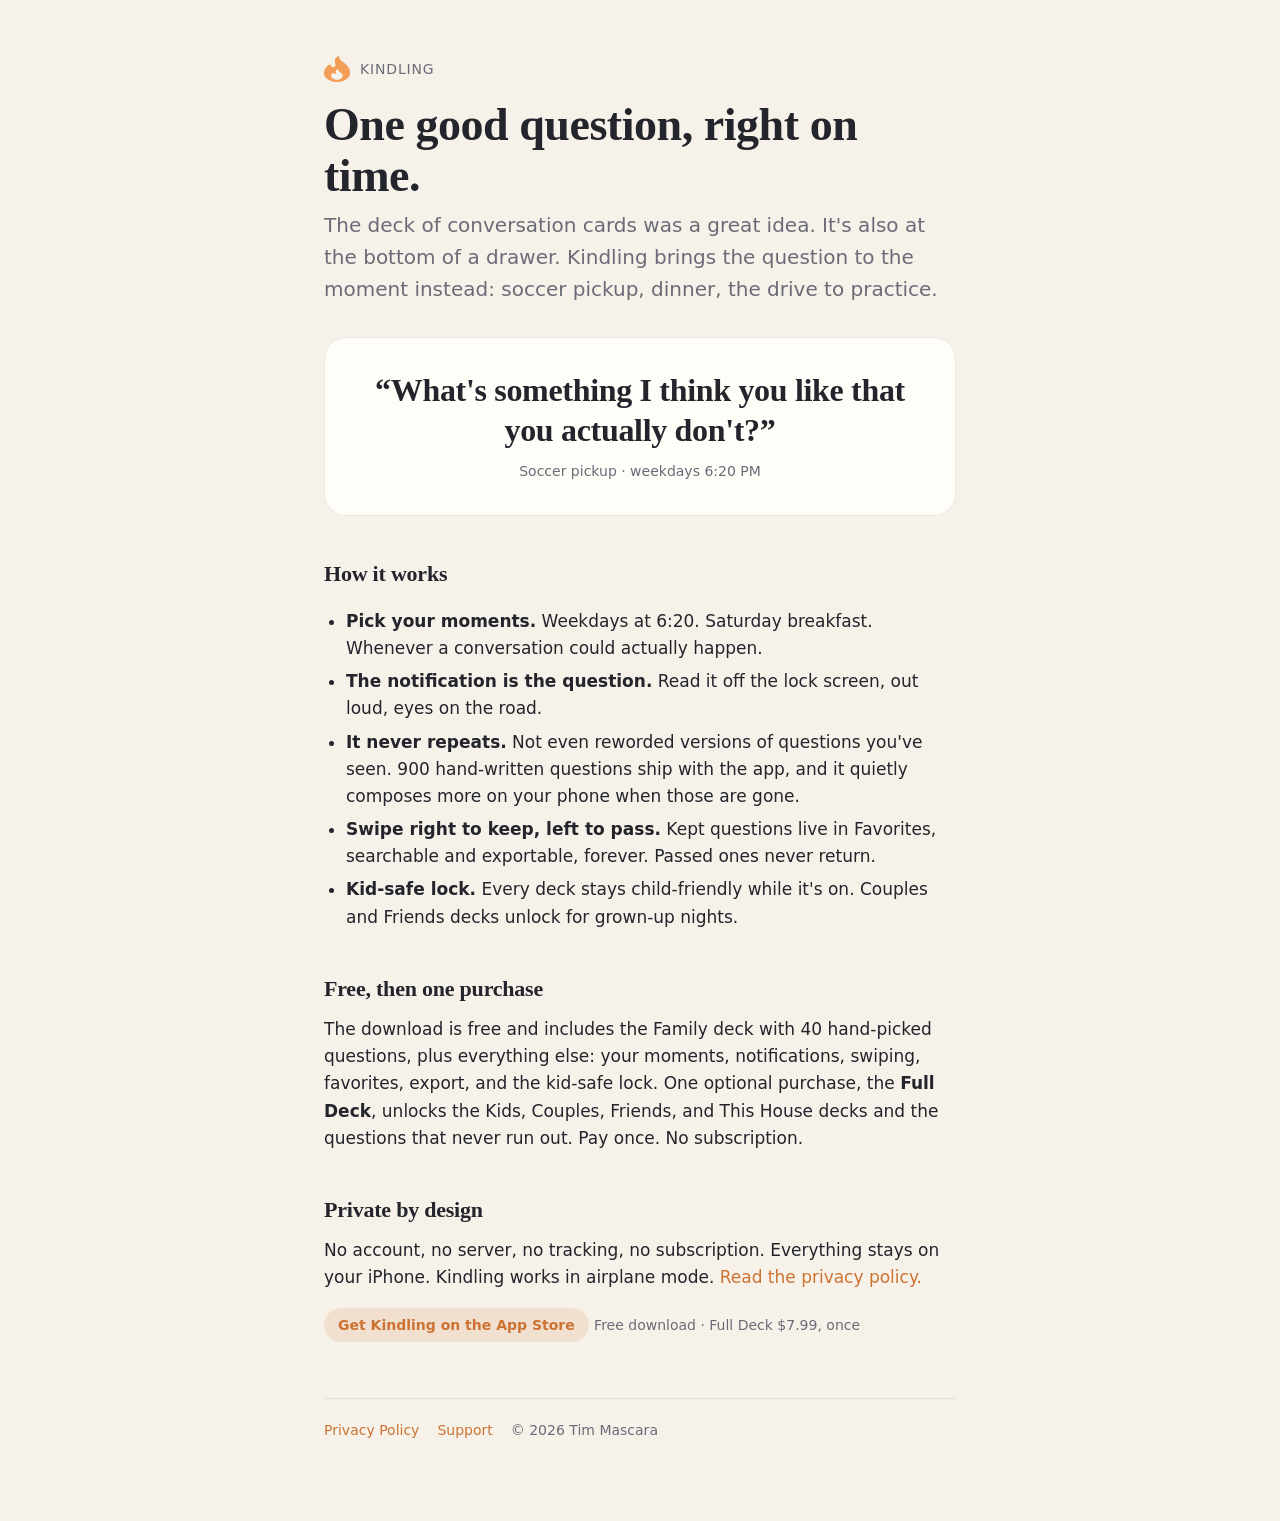
<file: index.html>
<!doctype html><html lang="en"><head><meta charset="utf-8"><meta name="viewport" content="width=device-width,initial-scale=1">
<title>Kindling: Family Questions — conversation starters, on time</title>
<meta name="description" content="Kindling is an iPhone app that delivers one great conversation question to your lock screen at the moment the conversation can actually happen. 900 hand-written questions for families, kids, couples, and friends. Free to download, one purchase, no subscription.">
<link rel="icon" type="image/png" href="/favicon.png"><link rel="apple-touch-icon" href="/apple-touch-icon.png"><meta name="apple-itunes-app" content="app-id=6812940341"><meta property="og:title" content="Kindling: Family Questions"><meta property="og:description" content="One great conversation question, delivered to your lock screen at the moment it can actually happen. Never repeats. No account, no subscription."><meta property="og:image" content="https://kindlingquestions.com/og-image.png"><meta property="og:url" content="https://kindlingquestions.com/"><meta property="og:type" content="website"><link rel="canonical" href="https://kindlingquestions.com/"><meta name="twitter:card" content="summary_large_image"><link rel="stylesheet" href="/style.css"></head><body><main>
<div class="brand"><img class="flame" src="/flame.png" alt="" width="26" height="26"> Kindling</div>
<h1>One good question, right on time.</h1>
<p class="lede">The deck of conversation cards was a great idea. It's also at the bottom of a drawer. Kindling brings the question to the moment instead: soccer pickup, dinner, the drive to practice.</p>
<div class="card"><p class="q">“What's something I think you like that you actually don't?”</p><p class="sub">Soccer pickup · weekdays 6:20 PM</p></div>
<h2>How it works</h2>
<ul>
<li><strong>Pick your moments.</strong> Weekdays at 6:20. Saturday breakfast. Whenever a conversation could actually happen.</li>
<li><strong>The notification is the question.</strong> Read it off the lock screen, out loud, eyes on the road.</li>
<li><strong>It never repeats.</strong> Not even reworded versions of questions you've seen. 900 hand-written questions ship with the app, and it quietly composes more on your phone when those are gone.</li>
<li><strong>Swipe right to keep, left to pass.</strong> Kept questions live in Favorites, searchable and exportable, forever. Passed ones never return.</li>
<li><strong>Kid-safe lock.</strong> Every deck stays child-friendly while it's on. Couples and Friends decks unlock for grown-up nights.</li>
</ul>
<h2>Free, then one purchase</h2>
<p>The download is free and includes the Family deck with 40 hand-picked questions, plus everything else: your moments, notifications, swiping, favorites, export, and the kid-safe lock. One optional purchase, the <strong>Full Deck</strong>, unlocks the Kids, Couples, Friends, and This House decks and the questions that never run out. Pay once. No subscription.</p>
<h2>Private by design</h2>
<p>No account, no server, no tracking, no subscription. Everything stays on your iPhone. Kindling works in airplane mode. <a href="/privacy/">Read the privacy policy.</a></p>
<p><a class="pill" href="https://apps.apple.com/app/id6812940341">Get Kindling on the App Store</a> <span class="meta">Free download · Full Deck $7.99, once</span></p>
<footer><a href="/privacy/">Privacy Policy</a><a href="/support/">Support</a><span>© 2026 Tim Mascara</span></footer>
</main></body></html>
</file>
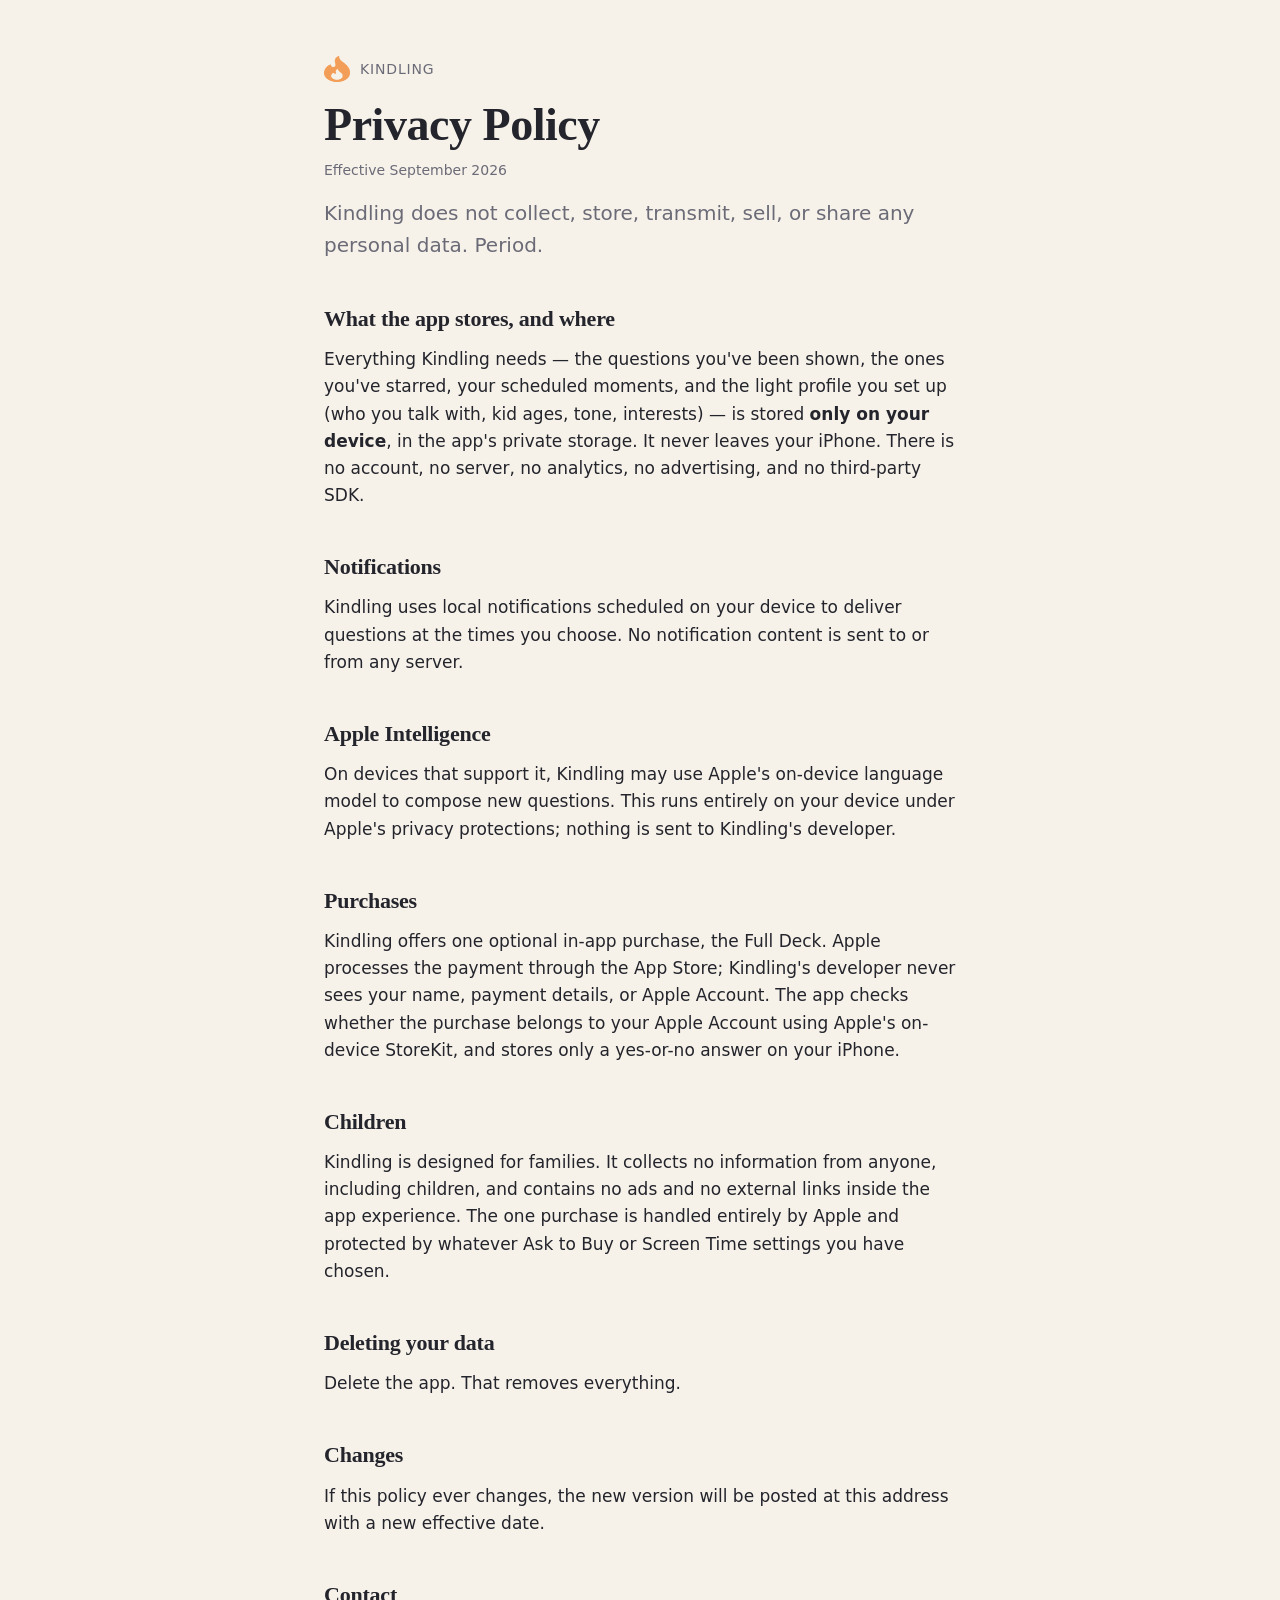
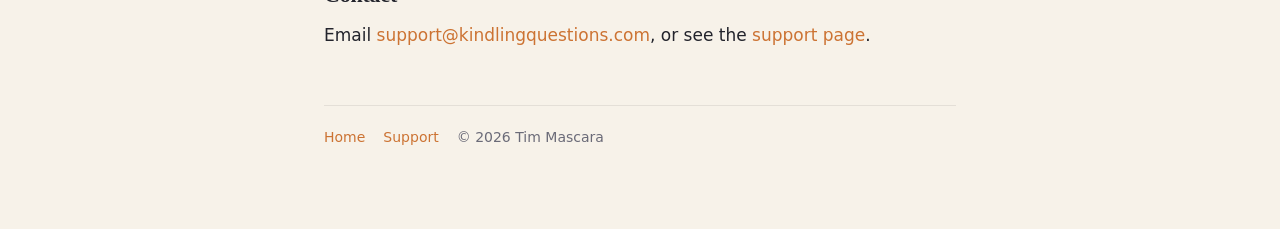
<file: privacy/index.html>
<!doctype html><html lang="en"><head><meta charset="utf-8"><meta name="viewport" content="width=device-width,initial-scale=1">
<title>Kindling — Privacy Policy</title><link rel="icon" type="image/png" href="/favicon.png"><link rel="apple-touch-icon" href="/apple-touch-icon.png"><meta name="apple-itunes-app" content="app-id=6812940341"><link rel="canonical" href="https://kindlingquestions.com/privacy/"><link rel="stylesheet" href="/style.css"></head><body><main>
<div class="brand"><img class="flame" src="/flame.png" alt="" width="26" height="26"> Kindling</div>
<h1>Privacy Policy</h1>
<p class="meta">Effective September 2026</p>
<p class="lede">Kindling does not collect, store, transmit, sell, or share any personal data. Period.</p>
<h2>What the app stores, and where</h2>
<p>Everything Kindling needs — the questions you've been shown, the ones you've starred, your scheduled moments, and the light profile you set up (who you talk with, kid ages, tone, interests) — is stored <strong>only on your device</strong>, in the app's private storage. It never leaves your iPhone. There is no account, no server, no analytics, no advertising, and no third-party SDK.</p>
<h2>Notifications</h2>
<p>Kindling uses local notifications scheduled on your device to deliver questions at the times you choose. No notification content is sent to or from any server.</p>
<h2>Apple Intelligence</h2>
<p>On devices that support it, Kindling may use Apple's on-device language model to compose new questions. This runs entirely on your device under Apple's privacy protections; nothing is sent to Kindling's developer.</p>
<h2>Purchases</h2>
<p>Kindling offers one optional in-app purchase, the Full Deck. Apple processes the payment through the App Store; Kindling's developer never sees your name, payment details, or Apple Account. The app checks whether the purchase belongs to your Apple Account using Apple's on-device StoreKit, and stores only a yes-or-no answer on your iPhone.</p>
<h2>Children</h2>
<p>Kindling is designed for families. It collects no information from anyone, including children, and contains no ads and no external links inside the app experience. The one purchase is handled entirely by Apple and protected by whatever Ask to Buy or Screen Time settings you have chosen.</p>
<h2>Deleting your data</h2>
<p>Delete the app. That removes everything.</p>
<h2>Changes</h2>
<p>If this policy ever changes, the new version will be posted at this address with a new effective date.</p>
<h2>Contact</h2>
<p>Email <a href="mailto:support@kindlingquestions.com">support@kindlingquestions.com</a>, or see the <a href="/support/">support page</a>.</p>
<footer><a href="/">Home</a><a href="/support/">Support</a><span>© 2026 Tim Mascara</span></footer>
</main></body></html>
</file>
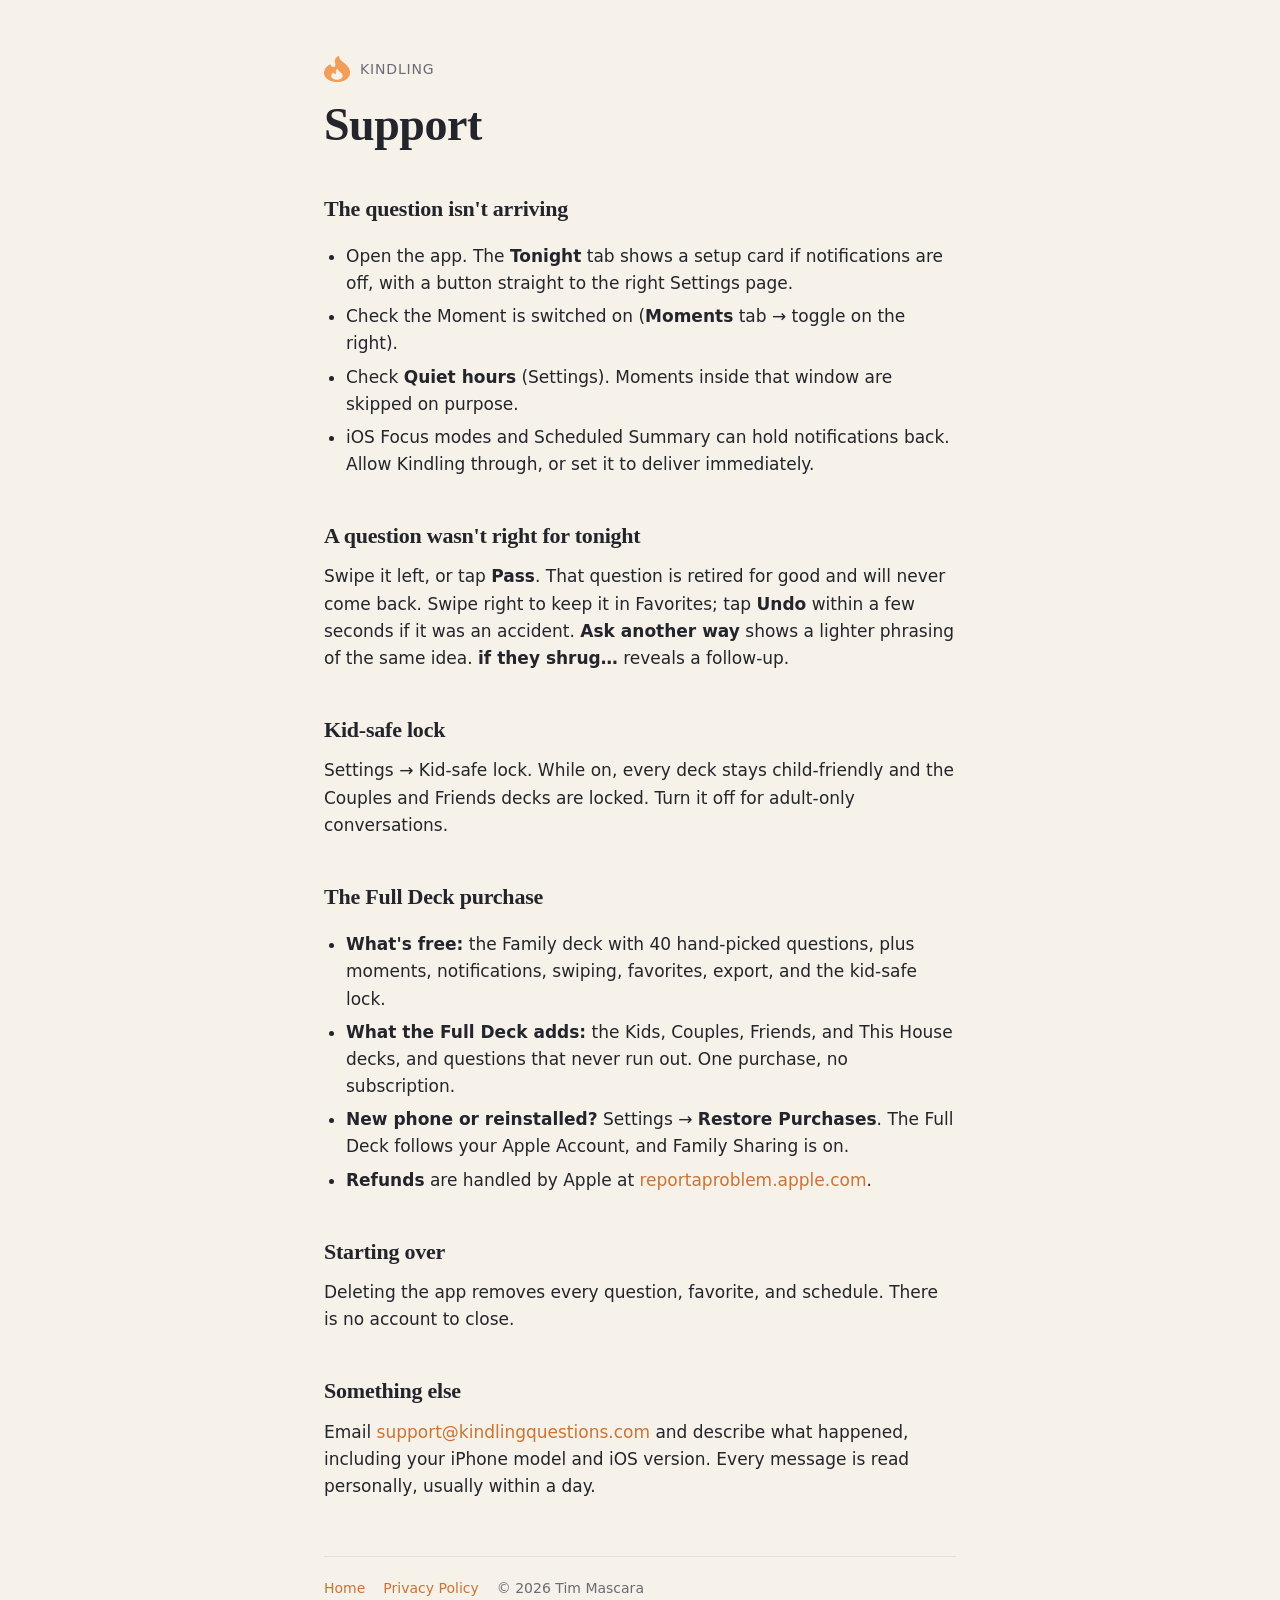
<file: support/index.html>
<!doctype html><html lang="en"><head><meta charset="utf-8"><meta name="viewport" content="width=device-width,initial-scale=1">
<title>Kindling — Support</title><link rel="icon" type="image/png" href="/favicon.png"><link rel="apple-touch-icon" href="/apple-touch-icon.png"><meta name="apple-itunes-app" content="app-id=6812940341"><link rel="canonical" href="https://kindlingquestions.com/support/"><link rel="stylesheet" href="/style.css"></head><body><main>
<div class="brand"><img class="flame" src="/flame.png" alt="" width="26" height="26"> Kindling</div>
<h1>Support</h1>
<h2>The question isn't arriving</h2>
<ul>
<li>Open the app. The <strong>Tonight</strong> tab shows a setup card if notifications are off, with a button straight to the right Settings page.</li>
<li>Check the Moment is switched on (<strong>Moments</strong> tab → toggle on the right).</li>
<li>Check <strong>Quiet hours</strong> (Settings). Moments inside that window are skipped on purpose.</li>
<li>iOS Focus modes and Scheduled Summary can hold notifications back. Allow Kindling through, or set it to deliver immediately.</li>
</ul>
<h2>A question wasn't right for tonight</h2>
<p>Swipe it left, or tap <strong>Pass</strong>. That question is retired for good and will never come back. Swipe right to keep it in Favorites; tap <strong>Undo</strong> within a few seconds if it was an accident. <strong>Ask another way</strong> shows a lighter phrasing of the same idea. <strong>if they shrug…</strong> reveals a follow-up.</p>
<h2>Kid-safe lock</h2>
<p>Settings → Kid-safe lock. While on, every deck stays child-friendly and the Couples and Friends decks are locked. Turn it off for adult-only conversations.</p>
<h2>The Full Deck purchase</h2>
<ul>
<li><strong>What's free:</strong> the Family deck with 40 hand-picked questions, plus moments, notifications, swiping, favorites, export, and the kid-safe lock.</li>
<li><strong>What the Full Deck adds:</strong> the Kids, Couples, Friends, and This House decks, and questions that never run out. One purchase, no subscription.</li>
<li><strong>New phone or reinstalled?</strong> Settings → <strong>Restore Purchases</strong>. The Full Deck follows your Apple Account, and Family Sharing is on.</li>
<li><strong>Refunds</strong> are handled by Apple at <a href="https://reportaproblem.apple.com">reportaproblem.apple.com</a>.</li>
</ul>
<h2>Starting over</h2>
<p>Deleting the app removes every question, favorite, and schedule. There is no account to close.</p>
<h2>Something else</h2>
<p>Email <a href="mailto:support@kindlingquestions.com">support@kindlingquestions.com</a> and describe what happened, including your iPhone model and iOS version. Every message is read personally, usually within a day.</p>
<footer><a href="/">Home</a><a href="/privacy/">Privacy Policy</a><span>© 2026 Tim Mascara</span></footer>
</main></body></html>
</file>
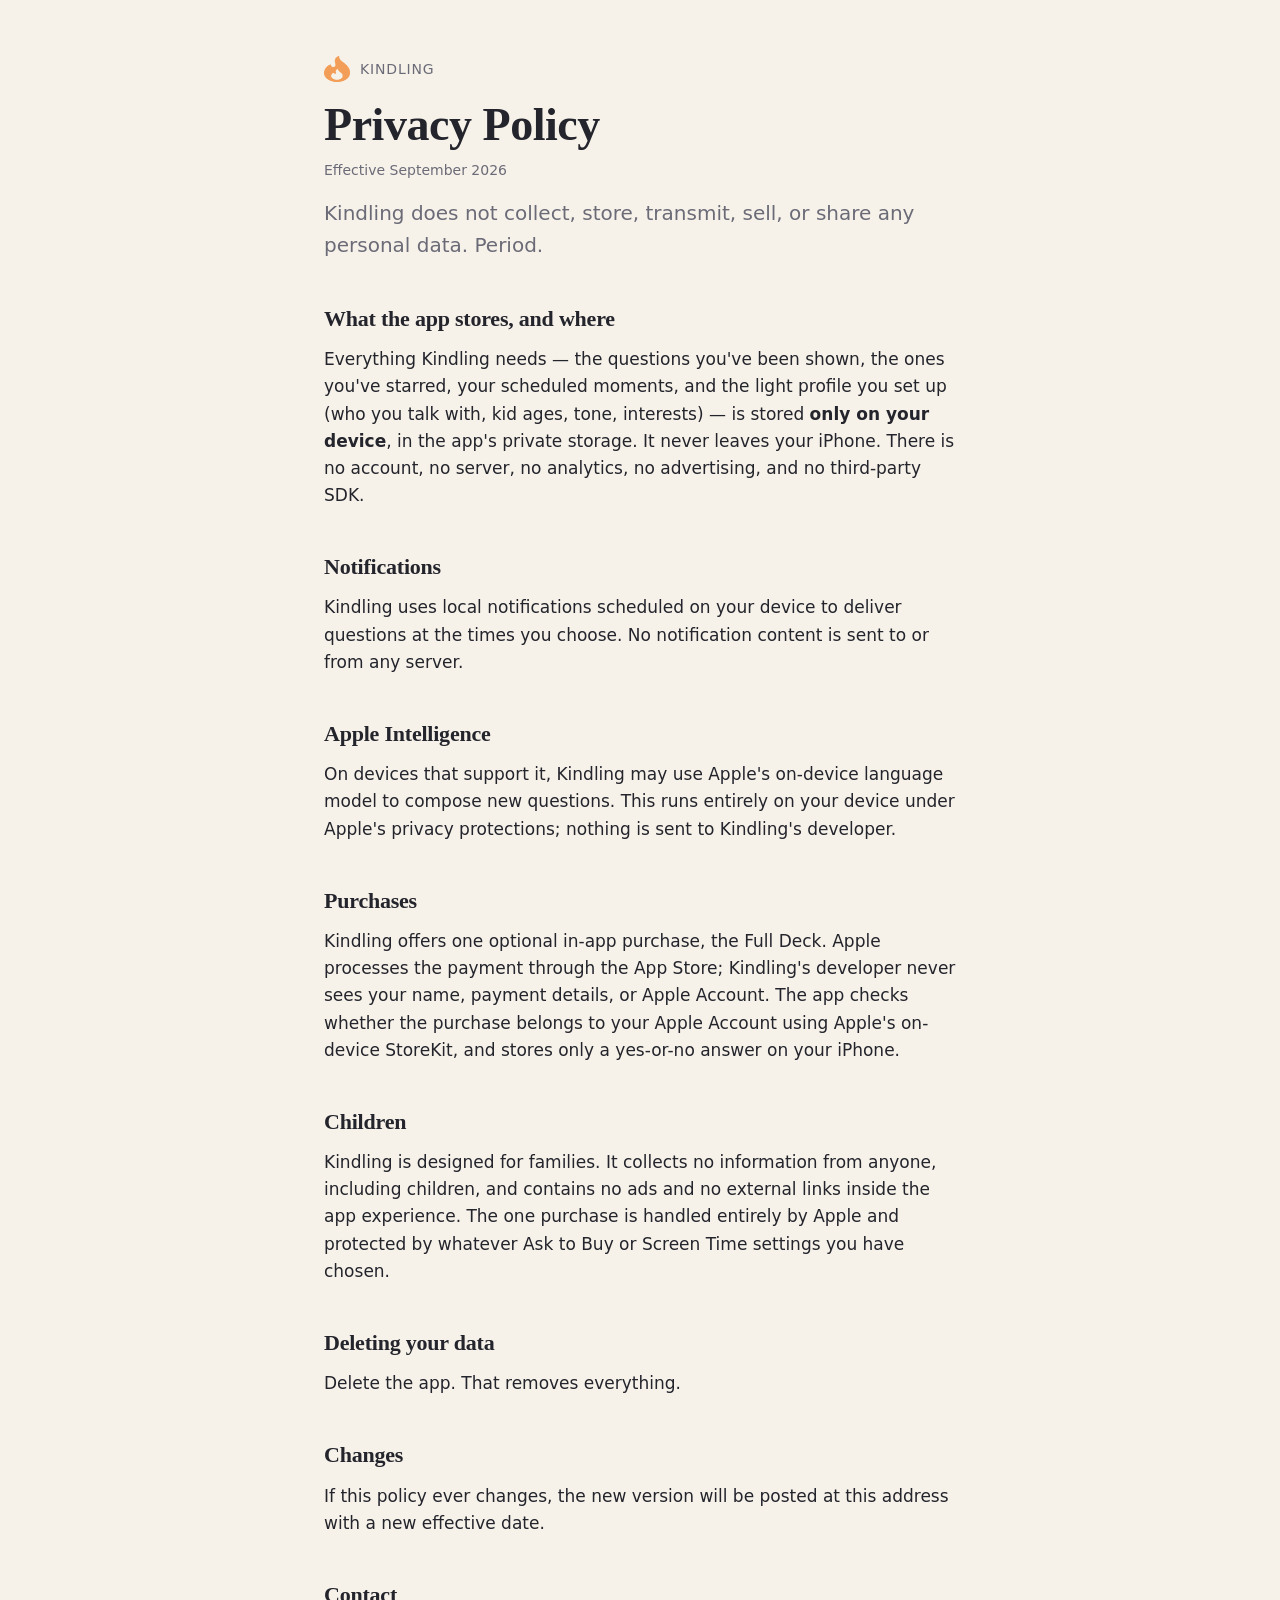
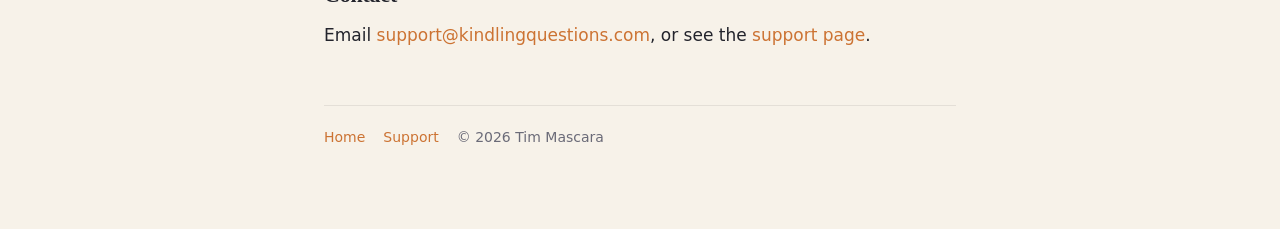
<file: privacy.html>
<!doctype html><html lang="en"><head><meta charset="utf-8"><meta http-equiv="refresh" content="0; url=/privacy/"><link rel="canonical" href="https://kindlingquestions.com/privacy/"><title>Kindling</title></head><body><p>Moved to <a href="/privacy/">https://kindlingquestions.com/privacy/</a></p></body></html>
</file>
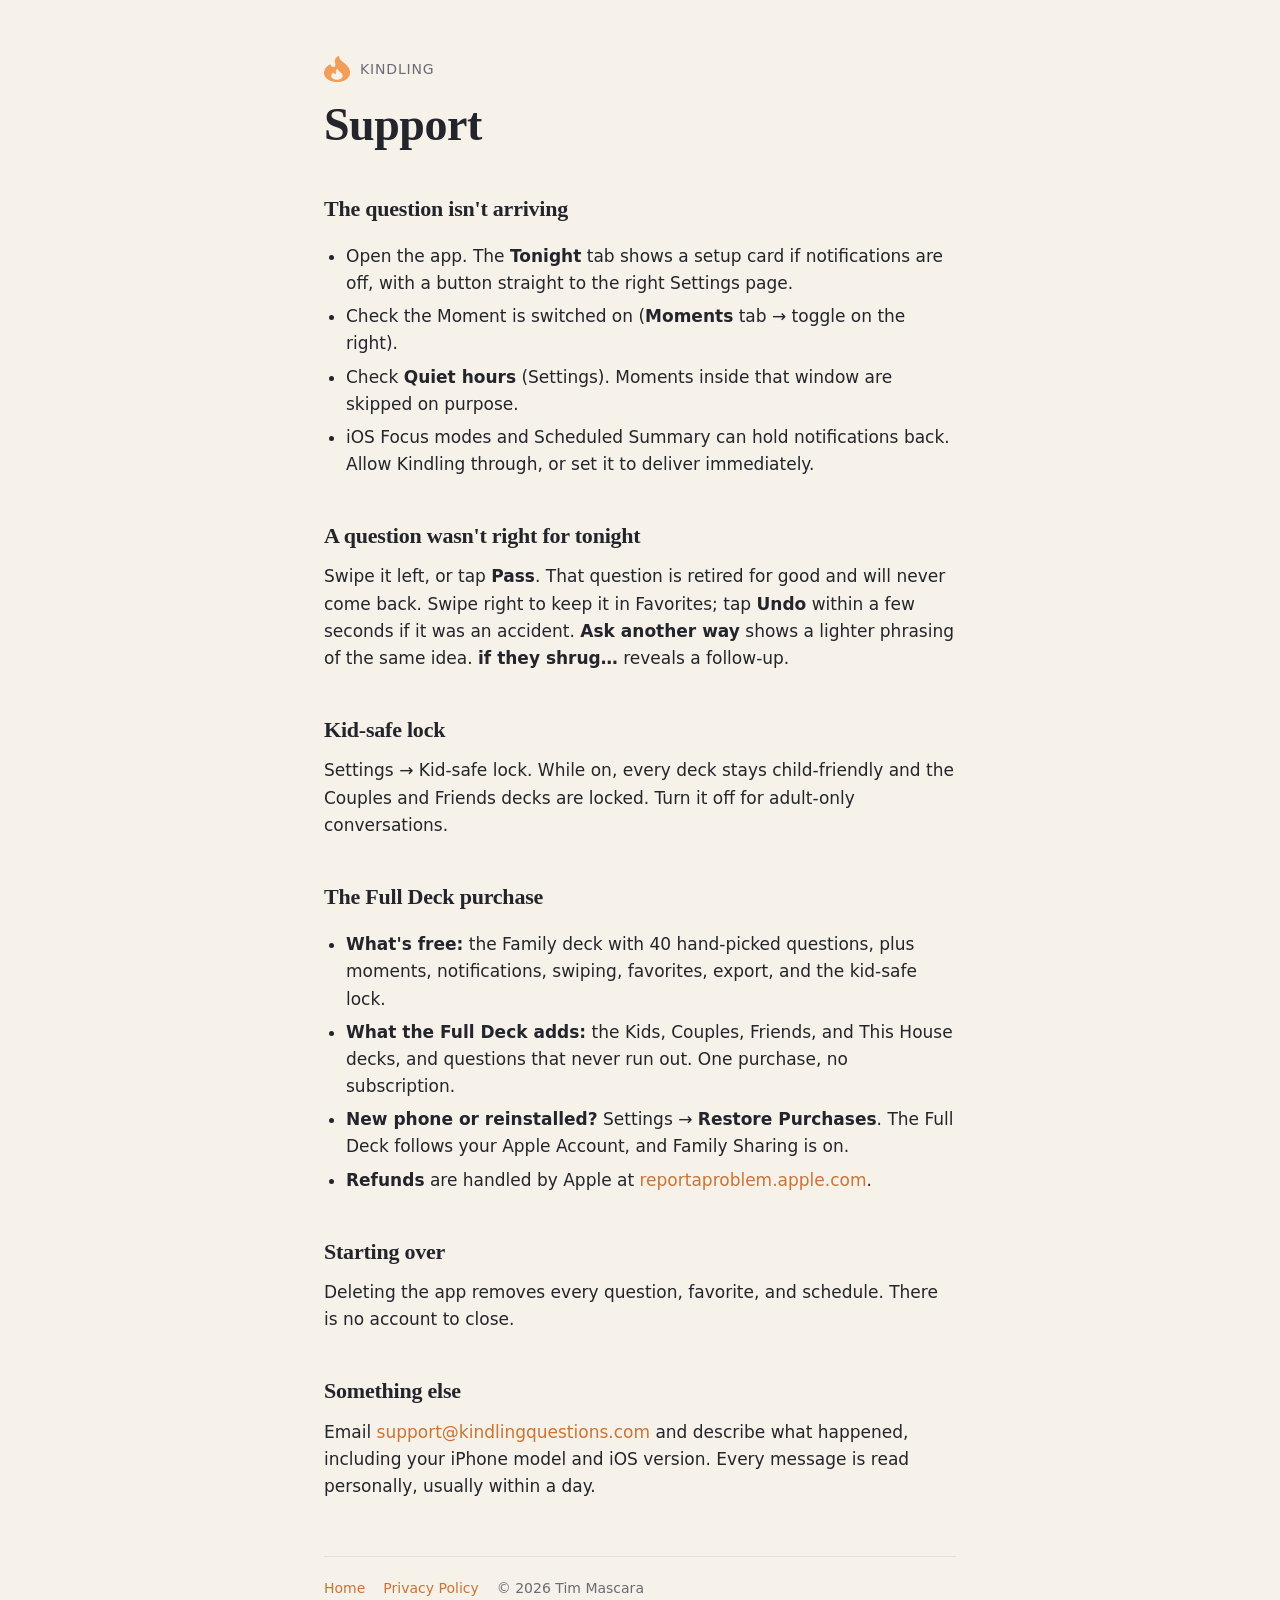
<file: support.html>
<!doctype html><html lang="en"><head><meta charset="utf-8"><meta http-equiv="refresh" content="0; url=/support/"><link rel="canonical" href="https://kindlingquestions.com/support/"><title>Kindling</title></head><body><p>Moved to <a href="/support/">https://kindlingquestions.com/support/</a></p></body></html>
</file>
<file: style.css>
:root{--bg:#f7f2e9;--surface:#fffdf8;--ink:#23242c;--ink2:#6b6b78;--ember:#cc7333;--ember-soft:rgba(204,115,51,.14);--hair:rgba(0,0,0,.08)}
@media (prefers-color-scheme:dark){:root{--bg:#14151c;--surface:#20212b;--ink:#f2ede1;--ink2:#9ea0b2;--ember:#f29e59;--ember-soft:rgba(242,158,89,.16);--hair:rgba(255,255,255,.10)}}
*{box-sizing:border-box}html{color-scheme:light dark}
body{margin:0;background:var(--bg);color:var(--ink);font:17px/1.6 -apple-system,BlinkMacSystemFont,"SF Pro Text",Inter,system-ui,sans-serif;-webkit-font-smoothing:antialiased}
main{max-width:680px;margin:0 auto;padding:56px 24px 80px}
h1,h2,.q{font-family:"New York","Iowan Old Style",Georgia,serif;font-weight:600;letter-spacing:-.01em}
h1{font-size:clamp(34px,6vw,46px);line-height:1.1;margin:18px 0 8px}
h2{font-size:22px;margin:40px 0 10px}
p{margin:0 0 16px}a{color:var(--ember);text-decoration:none}a:hover{text-decoration:underline}
.brand{display:flex;align-items:center;gap:10px;color:var(--ink2);font-size:14px;letter-spacing:.06em;text-transform:uppercase}
.flame{width:26px;height:26px}
.lede{font-size:20px;color:var(--ink2)}
.card{background:var(--surface);border:1px solid var(--hair);border-radius:22px;padding:32px 28px;margin:32px 0}
.q{font-size:clamp(24px,4.4vw,32px);line-height:1.25;margin:0 0 10px;text-align:center}
.sub{text-align:center;color:var(--ink2);font-size:14px;margin:0}
ul{padding-left:22px}li{margin:6px 0}
a.pill:hover{text-decoration:none;filter:brightness(1.08)}.pill{display:inline-block;background:var(--ember-soft);color:var(--ember);border-radius:999px;padding:6px 14px;font-size:14px;font-weight:600}
footer{margin-top:56px;padding-top:20px;border-top:1px solid var(--hair);color:var(--ink2);font-size:14px;display:flex;gap:18px;flex-wrap:wrap}
.meta{color:var(--ink2);font-size:14px}
</file>
